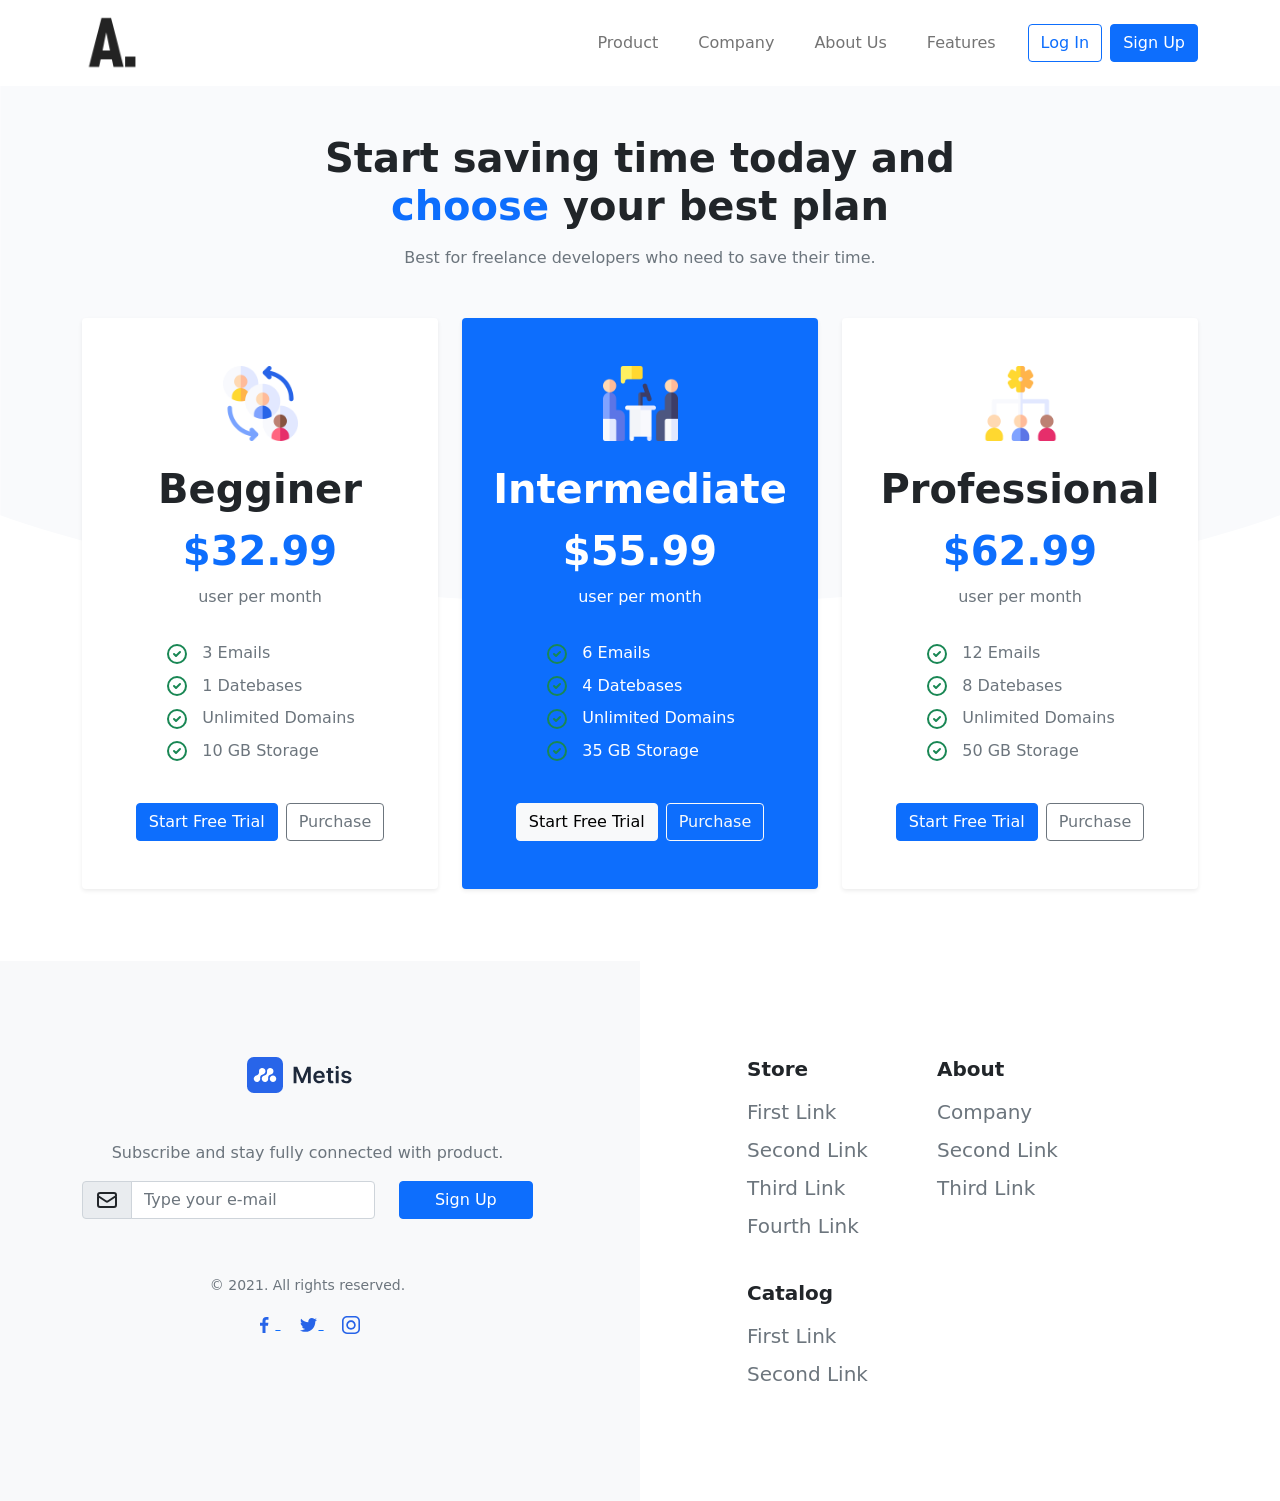
<file: index.html>
<!DOCTYPE html>
<html lang="en">
<head>
    <title>Page title</title>
    <meta charset="utf-8">
    <meta name="viewport" content="width=device-width, initial-scale=1, shrink-to-fit=no">
    <link rel="stylesheet" href="css/bootstrap/bootstrap.min.css">
    <link rel="icon" type="image/png" sizes="32x32" href="shuffle-for-bootstrap.png">
</head>
<body>
    <div class="">
                        
      <section>
        <nav class="navbar navbar-expand-lg navbar-light">
          <div class="container">
            <a class="navbar-brand" href="index.html"><img src="images/Favicon.png" alt="AtWorkStudio" width="60"></a>
            <button class="navbar-toggler" type="button" data-toggle="side-menu" data-target="#sideMenu05" aria-controls="sideMenu05" aria-expanded="false" aria-label="Toggle navigation">
              <span class="navbar-toggler-icon"></span>
            </button>
            <div class="collapse navbar-collapse" id="navbarExample">
              <ul class="ms-auto me-4 navbar-nav">
                <li class="nav-item me-4"><a class="nav-link" href="#">Product</a></li>
                <li class="nav-item me-4"><a class="nav-link" href="company.html">Company</a></li>
                <li class="nav-item me-4"><a class="nav-link" href="#">About Us</a></li>
                <li class="nav-item"><a class="nav-link" href="#">Features</a></li>
              </ul>
              <div>
      <a class="btn btn-outline-primary me-2" href="#">Log In</a><a class="btn btn-primary" href="#">Sign Up</a>
      </div>
            </div>
          </div>
        </nav>
        <div class="d-none fixed-top top-0 bottom-0" id="sideMenu05">
          <div class="position-absolute top-0 end-0 bottom-0 start-0 bg-dark" style="opacity: 0.7"></div>
          <nav class="navbar navbar-light position-absolute top-0 bottom-0 start-0 w-75 pt-3 pb-4 px-4 bg-white" style="overflow-y: auto;">
            <div class="d-flex flex-column w-100 h-100">
              <div class="d-flex justify-content-between mb-4">
                <a href="#"><img src="images/Favicon.png" alt="AtWorkStudio" width="60"></a>
                <button class="btn-close" type="button" data-toggle="side-menu" data-target="#sideMenu05" aria-controls="sideMenu05" aria-label="Close"></button>
              </div>
              <div>
                <ul class="navbar-nav mb-4">
                  <li class="nav-item"><a class="nav-link" href="#">Product</a></li>
                  <li class="nav-item"><a class="nav-link" href="#">Company</a></li>
                  <li class="nav-item"><a class="nav-link" href="#">About Us</a></li>
                  <li class="nav-item"><a class="nav-link" href="#">Features</a></li>
                </ul>
                <div class="border-top pt-4 mb-5">
      <a class="btn btn-outline-primary w-100 mb-2" href="#">Log in</a><a class="btn btn-primary w-100" href="#">Sign up</a>
      </div>
              </div>
              <div class="mt-auto">
                <p>
                  <span>Get in Touch</span>
                  <a href="#">info@example.com</a>
                </p>
                <a class="me-2" href="#">
                  <img src="metis-assets/icons/facebook-blue.svg" alt="">
                </a>
                <a class="me-2" href="#">
                  <img src="metis-assets/icons/twitter-blue.svg" alt="">
                </a>
                <a class="me-2" href="#">
                  <img src="metis-assets/icons/instagram-blue.svg" alt="">
                </a>
              </div>
            </div>
          </nav>
        </div>
      </section>
                        
      <section class="py-5" style="background-image: url('metis-assets/backgrounds/intersect.svg'); background-size: contain; background-repeat: no-repeat; background-position: top;">
        <div class="container">
          <div class="row mb-5">
            <div class="col-12 col-md-8 col-lg-7 mx-auto text-center">
              <h2 class="mb-3 fs-1 fw-bold">
                <span>Start saving time today and</span>
                <span class="text-primary">choose</span>
                <span>your best plan</span>
              </h2>
              <p class="mb-0 text-muted">Best for freelance developers who need to save their time.</p>
            </div>
          </div>
          <div class="row">
            <div class="col-12 col-md-6 col-lg-4 mb-4">
              <div class="px-3 py-5 text-center bg-white rounded shadow-sm">
                <img class="mb-4 img-fluid mx-auto" width="75" height="75" src="metis-assets/illustrations/people.png" alt="">
                <h3 class="mb-2 fs-1 fw-bold">Begginer</h3>
                <span class="fs-1 fw-bold text-primary">$32.99</span>
                <p class="mt-1 text-muted">user per month</p>
                <div class="my-4 py-2 d-flex justify-content-center">
                  <ul class="list-unstyled text-start text-muted mb-0">
                    <li class="mb-2">
                      <svg class="me-2 text-success" width="24" height="24" xmlns="http://www.w3.org/2000/svg" fill="none" viewbox="0 0 24 24" stroke="currentColor">
                        <path stroke-linecap="round" stroke-linejoin="round" stroke-width="2" d="M9 12l2 2 4-4m6 2a9 9 0 11-18 0 9 9 0 0118 0z"></path>
                      </svg>
                      <span>3 Emails</span>
                    </li>
                    <li class="mb-2">
                      <svg class="me-2 text-success" width="24" height="24" xmlns="http://www.w3.org/2000/svg" fill="none" viewbox="0 0 24 24" stroke="currentColor">
                        <path stroke-linecap="round" stroke-linejoin="round" stroke-width="2" d="M9 12l2 2 4-4m6 2a9 9 0 11-18 0 9 9 0 0118 0z"></path>
                      </svg>
                      <span>1 Datebases</span>
                    </li>
                    <li class="mb-2">
                      <svg class="me-2 text-success" width="24" height="24" xmlns="http://www.w3.org/2000/svg" fill="none" viewbox="0 0 24 24" stroke="currentColor">
                        <path stroke-linecap="round" stroke-linejoin="round" stroke-width="2" d="M9 12l2 2 4-4m6 2a9 9 0 11-18 0 9 9 0 0118 0z"></path>
                      </svg>
                      <span>Unlimited Domains</span>
                    </li>
                    <li class="mb-2">
                      <svg class="me-2 text-success" width="24" height="24" xmlns="http://www.w3.org/2000/svg" fill="none" viewbox="0 0 24 24" stroke="currentColor">
                        <path stroke-linecap="round" stroke-linejoin="round" stroke-width="2" d="M9 12l2 2 4-4m6 2a9 9 0 11-18 0 9 9 0 0118 0z"></path>
                      </svg>
                      <span>10 GB Storage</span>
                    </li>
                  </ul>
                </div>
                <div><a class="btn btn-primary me-2" href="#">Start Free Trial</a><a class="btn btn-outline-secondary" href="#">Purchase</a></div>
              </div>
            </div>
            <div class="col-12 col-md-6 col-lg-4 mb-4">
              <div class="px-3 py-5 text-center text-white bg-primary rounded shadow-sm">
                <img class="mb-4 img-fluid mx-auto" width="75" height="75" src="metis-assets/illustrations/job-interview.png" alt="">
                <h3 class="mb-2 fs-1 fw-bold">Intermediate</h3>
                <span class="fs-1 fw-bold">$55.99</span>
                <p class="mt-1">user per month</p>
                <div class="my-4 py-2 d-flex justify-content-center">
                  <ul class="list-unstyled text-start mb-0">
                    <li class="mb-2">
                      <svg class="me-2 text-success" width="24" height="24" xmlns="http://www.w3.org/2000/svg" fill="none" viewbox="0 0 24 24" stroke="currentColor">
                        <path stroke-linecap="round" stroke-linejoin="round" stroke-width="2" d="M9 12l2 2 4-4m6 2a9 9 0 11-18 0 9 9 0 0118 0z"></path>
                      </svg>
                      <span>6 Emails</span>
                    </li>
                    <li class="mb-2">
                      <svg class="me-2 text-success" width="24" height="24" xmlns="http://www.w3.org/2000/svg" fill="none" viewbox="0 0 24 24" stroke="currentColor">
                        <path stroke-linecap="round" stroke-linejoin="round" stroke-width="2" d="M9 12l2 2 4-4m6 2a9 9 0 11-18 0 9 9 0 0118 0z"></path>
                      </svg>
                      <span>4 Datebases</span>
                    </li>
                    <li class="mb-2">
                      <svg class="me-2 text-success" width="24" height="24" xmlns="http://www.w3.org/2000/svg" fill="none" viewbox="0 0 24 24" stroke="currentColor">
                        <path stroke-linecap="round" stroke-linejoin="round" stroke-width="2" d="M9 12l2 2 4-4m6 2a9 9 0 11-18 0 9 9 0 0118 0z"></path>
                      </svg>
                      <span>Unlimited Domains</span>
                    </li>
                    <li class="mb-2">
                      <svg class="me-2 text-success" width="24" height="24" xmlns="http://www.w3.org/2000/svg" fill="none" viewbox="0 0 24 24" stroke="currentColor">
                        <path stroke-linecap="round" stroke-linejoin="round" stroke-width="2" d="M9 12l2 2 4-4m6 2a9 9 0 11-18 0 9 9 0 0118 0z"></path>
                      </svg>
                      <span>35 GB Storage</span>
                    </li>
                  </ul>
                </div>
                <div><a class="btn btn-light me-2" href="#">Start Free Trial</a><a class="btn btn-outline-light" href="#">Purchase</a></div>
              </div>
            </div>
            <div class="col-12 col-lg-4 mb-4">
              <div class="px-3 py-5 text-center bg-white rounded shadow-sm">
                <img class="mb-4 img-fluid mx-auto" width="75" height="75" src="metis-assets/illustrations/team-management.png" alt="">
                <h3 class="mb-2 fs-1 fw-bold">Professional</h3>
                <span class="fs-1 fw-bold text-primary">$62.99</span>
                <p class="mt-1 text-muted">user per month</p>
                <div class="my-4 py-2 d-flex justify-content-center">
                  <ul class="list-unstyled text-start text-muted mb-0">
                    <li class="mb-2">
                      <svg class="me-2 text-success" width="24" height="24" xmlns="http://www.w3.org/2000/svg" fill="none" viewbox="0 0 24 24" stroke="currentColor">
                        <path stroke-linecap="round" stroke-linejoin="round" stroke-width="2" d="M9 12l2 2 4-4m6 2a9 9 0 11-18 0 9 9 0 0118 0z"></path>
                      </svg>
                      <span>12 Emails</span>
                    </li>
                    <li class="mb-2">
                      <svg class="me-2 text-success" width="24" height="24" xmlns="http://www.w3.org/2000/svg" fill="none" viewbox="0 0 24 24" stroke="currentColor">
                        <path stroke-linecap="round" stroke-linejoin="round" stroke-width="2" d="M9 12l2 2 4-4m6 2a9 9 0 11-18 0 9 9 0 0118 0z"></path>
                      </svg>
                      <span>8 Datebases</span>
                    </li>
                    <li class="mb-2">
                      <svg class="me-2 text-success" width="24" height="24" xmlns="http://www.w3.org/2000/svg" fill="none" viewbox="0 0 24 24" stroke="currentColor">
                        <path stroke-linecap="round" stroke-linejoin="round" stroke-width="2" d="M9 12l2 2 4-4m6 2a9 9 0 11-18 0 9 9 0 0118 0z"></path>
                      </svg>
                      <span>Unlimited Domains</span>
                    </li>
                    <li class="mb-2">
                      <svg class="me-2 text-success" width="24" height="24" xmlns="http://www.w3.org/2000/svg" fill="none" viewbox="0 0 24 24" stroke="currentColor">
                        <path stroke-linecap="round" stroke-linejoin="round" stroke-width="2" d="M9 12l2 2 4-4m6 2a9 9 0 11-18 0 9 9 0 0118 0z"></path>
                      </svg>
                      <span>50 GB Storage</span>
                    </li>
                  </ul>
                </div>
                <div><a class="btn btn-primary me-2" href="#">Start Free Trial</a><a class="btn btn-outline-secondary" href="#">Purchase</a></div>
              </div>
            </div>
          </div>
        </div>
      </section>
                        
      <section class="position-relative h-100">
        <div class="d-none d-lg-block position-absolute top-0 right-0 bottom-0 col-6 ms-auto bg-light"></div>
        <div class="container">
          <div class="position-relative row py-5 pr-lg-5">
            
            <div class="col-12 col-md-8 col-lg-5 pt-lg-5 mx-auto mx-lg-0 text-center text-lg-left">
              <a class="navbar-brand" href="#">
                <img class="img-fluid" src="metis-assets/logos/metis/metis.svg" alt="" width="106">
              </a>
              <p class="mt-5 text-muted text-lg-left">Subscribe and stay fully connected with product.</p>
              <div class="row mb-5">
                <div class="col-12 col-lg-8">
                  <div class="input-group mb-2">
                    <span class="input-group-text">
                      <svg width="24" height="24" fill="none" stroke="currentColor" viewbox="0 0 24 24" xmlns="http://www.w3.org/2000/svg">
                        <path stroke-linecap="round" stroke-linejoin="round" stroke-width="2" d="M3 8l7.89 5.26a2 2 0 002.22 0L21 8M5 19h14a2 2 0 002-2V7a2 2 0 00-2-2H5a2 2 0 00-2 2v10a2 2 0 002 2z"></path>
                      </svg>
                    </span>
                    <input class="form-control" type="text" placeholder="Type your e-mail">
                  </div>
                </div>
                <div class="col-12 col-lg-4">
                  <button class="w-100 w-lg-auto btn btn-primary" type="submit">Sign Up</button>
                </div>
              </div>
              <div class="row">
                <p class="small text-muted mb-3">© 2021. All rights reserved.</p>
                <div>
                  <a class="me-3" href="#">
                    <img class="img-fluid" src="metis-assets/icons/facebook-blue.svg" alt="">
                  </a>
                  <a class="me-3" href="#">
                    <img class="img-fluid" src="metis-assets/icons/twitter-blue.svg" alt="">
                  </a>
                  <a href="#">
                    <img class="img-fluid" src="metis-assets/icons/instagram-blue.svg" alt="">
                  </a>
                </div>
              </div>
            </div>
      <div class="col-12 col-lg-4 offset-lg-2 mt-5 mt-lg-0 py-5">
              <div class="row pl-lg-5">
                <div class="col-6 mb-4">
                  <h5 class="mb-3 fw-bold">Store</h5>
                  <ul class="list-unstyled">
                    <li class="mb-2"><a class="fs-5 text-decoration-none text-muted" href="#">First Link</a></li>
                    <li class="mb-2"><a class="fs-5 text-decoration-none text-muted" href="#">Second Link</a></li>
                    <li class="mb-2"><a class="fs-5 text-decoration-none text-muted" href="#">Third Link</a></li>
                    <li class="mb-2"><a class="fs-5 text-decoration-none text-muted" href="#">Fourth Link</a></li>
                  </ul>
                </div>
                <div class="col-6 mb-4">
                  <h5 class="mb-3 fw-bold">About</h5>
                  <ul class="list-unstyled">
                    <li class="mb-2"><a class="fs-5 text-decoration-none text-muted" href="company.html">Company
      </a></li>
                    <li class="mb-2"><a class="fs-5 text-decoration-none text-muted" href="#">Second Link</a></li>
                    <li class="mb-2"><a class="fs-5 text-decoration-none text-muted" href="#">Third Link</a></li>
                  </ul>
                </div>
                <div class="col-6 col-lg-auto">
                  <h5 class="mb-3 fw-bold">Catalog</h5>
                  <ul class="list-unstyled">
                    <li class="mb-2"><a class="fs-5 text-decoration-none text-muted" href="#">First Link</a></li>
                    <li class="mb-2"><a class="fs-5 text-decoration-none text-muted" href="#">Second Link</a></li>
                  </ul>
                </div>
              </div>
            </div>
          </div>
        </div>
      </section>
            </div>
    <script src="js/bootstrap/bootstrap.bundle.min.js"></script>
    <script src="js/main.js"></script>
</body>
</html>
</file>
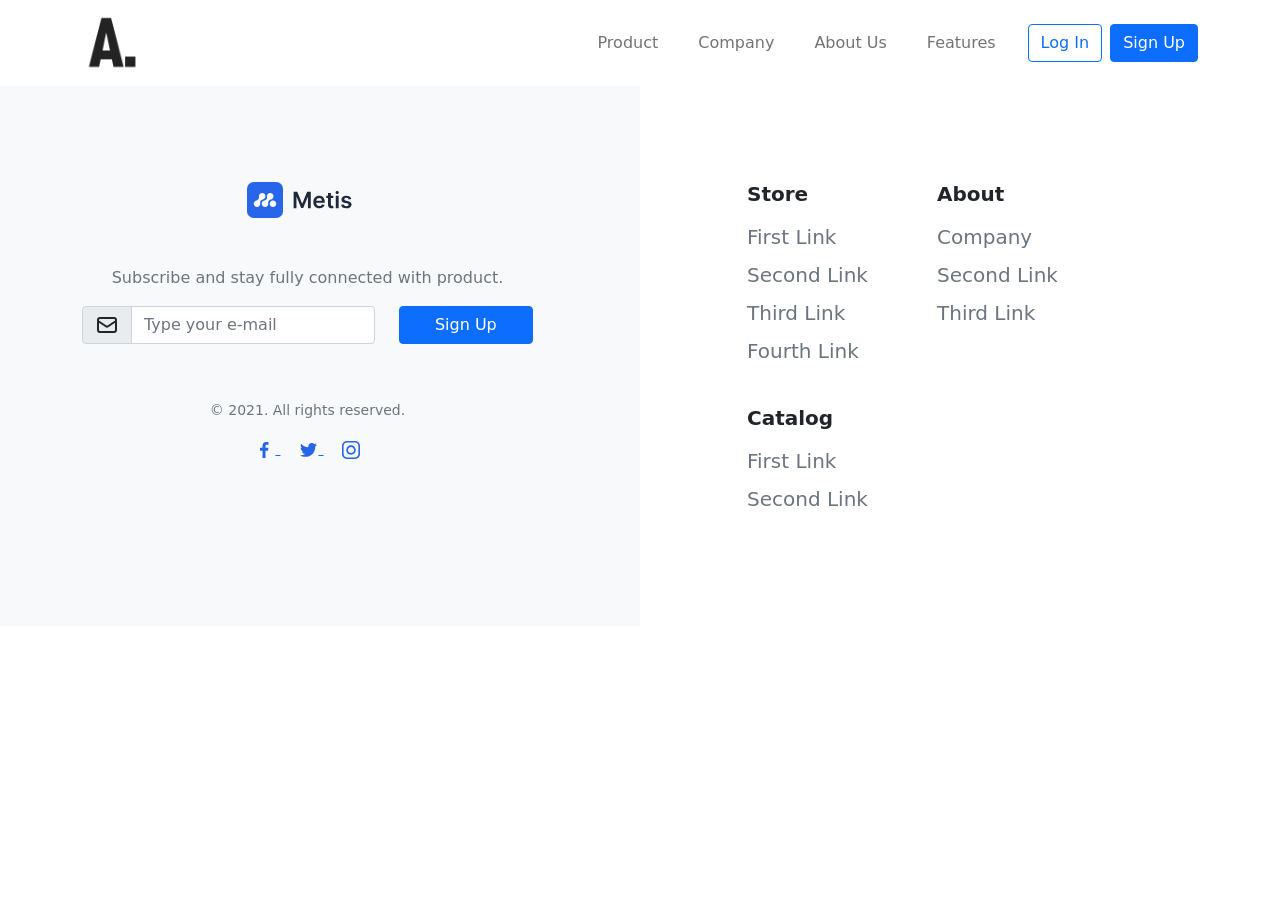
<file: company.html>
<!DOCTYPE html>
<html lang="en">
<head>
    <title>Page title</title>
    <meta charset="utf-8">
    <meta name="viewport" content="width=device-width, initial-scale=1, shrink-to-fit=no">
    <link rel="stylesheet" href="css/bootstrap/bootstrap.min.css">
    <link rel="icon" type="image/png" sizes="32x32" href="shuffle-for-bootstrap.png">
</head>
<body>
    <div class="">
                        
      <section>
        <nav class="navbar navbar-expand-lg navbar-light">
          <div class="container">
            <a class="navbar-brand" href="index.html"><img src="images/Favicon.png" alt="AtWorkStudio" width="60"></a>
            <button class="navbar-toggler" type="button" data-toggle="side-menu" data-target="#sideMenu05" aria-controls="sideMenu05" aria-expanded="false" aria-label="Toggle navigation">
              <span class="navbar-toggler-icon"></span>
            </button>
            <div class="collapse navbar-collapse" id="navbarExample">
              <ul class="ms-auto me-4 navbar-nav">
                <li class="nav-item me-4"><a class="nav-link" href="#">Product</a></li>
                <li class="nav-item me-4"><a class="nav-link" href="company.html">Company</a></li>
                <li class="nav-item me-4"><a class="nav-link" href="#">About Us</a></li>
                <li class="nav-item"><a class="nav-link" href="#">Features</a></li>
              </ul>
              <div>
      <a class="btn btn-outline-primary me-2" href="#">Log In</a><a class="btn btn-primary" href="#">Sign Up</a>
      </div>
            </div>
          </div>
        </nav>
        <div class="d-none fixed-top top-0 bottom-0" id="sideMenu05">
          <div class="position-absolute top-0 end-0 bottom-0 start-0 bg-dark" style="opacity: 0.7"></div>
          <nav class="navbar navbar-light position-absolute top-0 bottom-0 start-0 w-75 pt-3 pb-4 px-4 bg-white" style="overflow-y: auto;">
            <div class="d-flex flex-column w-100 h-100">
              <div class="d-flex justify-content-between mb-4">
                <a href="#"><img src="images/Favicon.png" alt="AtWorkStudio" width="60"></a>
                <button class="btn-close" type="button" data-toggle="side-menu" data-target="#sideMenu05" aria-controls="sideMenu05" aria-label="Close"></button>
              </div>
              <div>
                <ul class="navbar-nav mb-4">
                  <li class="nav-item"><a class="nav-link" href="#">Product</a></li>
                  <li class="nav-item"><a class="nav-link" href="#">Company</a></li>
                  <li class="nav-item"><a class="nav-link" href="#">About Us</a></li>
                  <li class="nav-item"><a class="nav-link" href="#">Features</a></li>
                </ul>
                <div class="border-top pt-4 mb-5">
      <a class="btn btn-outline-primary w-100 mb-2" href="#">Log in</a><a class="btn btn-primary w-100" href="#">Sign up</a>
      </div>
              </div>
              <div class="mt-auto">
                <p>
                  <span>Get in Touch</span>
                  <a href="#">info@example.com</a>
                </p>
                <a class="me-2" href="#">
                  <img src="metis-assets/icons/facebook-blue.svg" alt="">
                </a>
                <a class="me-2" href="#">
                  <img src="metis-assets/icons/twitter-blue.svg" alt="">
                </a>
                <a class="me-2" href="#">
                  <img src="metis-assets/icons/instagram-blue.svg" alt="">
                </a>
              </div>
            </div>
          </nav>
        </div>
      </section>
                        
      <section class="position-relative h-100">
        <div class="d-none d-lg-block position-absolute top-0 right-0 bottom-0 col-6 ms-auto bg-light"></div>
        <div class="container">
          <div class="position-relative row py-5 pr-lg-5">
            
            <div class="col-12 col-md-8 col-lg-5 pt-lg-5 mx-auto mx-lg-0 text-center text-lg-left">
              <a class="navbar-brand" href="#">
                <img class="img-fluid" src="metis-assets/logos/metis/metis.svg" alt="" width="106">
              </a>
              <p class="mt-5 text-muted text-lg-left">Subscribe and stay fully connected with product.</p>
              <div class="row mb-5">
                <div class="col-12 col-lg-8">
                  <div class="input-group mb-2">
                    <span class="input-group-text">
                      <svg width="24" height="24" fill="none" stroke="currentColor" viewbox="0 0 24 24" xmlns="http://www.w3.org/2000/svg">
                        <path stroke-linecap="round" stroke-linejoin="round" stroke-width="2" d="M3 8l7.89 5.26a2 2 0 002.22 0L21 8M5 19h14a2 2 0 002-2V7a2 2 0 00-2-2H5a2 2 0 00-2 2v10a2 2 0 002 2z"></path>
                      </svg>
                    </span>
                    <input class="form-control" type="text" placeholder="Type your e-mail">
                  </div>
                </div>
                <div class="col-12 col-lg-4">
                  <button class="w-100 w-lg-auto btn btn-primary" type="submit">Sign Up</button>
                </div>
              </div>
              <div class="row">
                <p class="small text-muted mb-3">© 2021. All rights reserved.</p>
                <div>
                  <a class="me-3" href="#">
                    <img class="img-fluid" src="metis-assets/icons/facebook-blue.svg" alt="">
                  </a>
                  <a class="me-3" href="#">
                    <img class="img-fluid" src="metis-assets/icons/twitter-blue.svg" alt="">
                  </a>
                  <a href="#">
                    <img class="img-fluid" src="metis-assets/icons/instagram-blue.svg" alt="">
                  </a>
                </div>
              </div>
            </div>
      <div class="col-12 col-lg-4 offset-lg-2 mt-5 mt-lg-0 py-5">
              <div class="row pl-lg-5">
                <div class="col-6 mb-4">
                  <h5 class="mb-3 fw-bold">Store</h5>
                  <ul class="list-unstyled">
                    <li class="mb-2"><a class="fs-5 text-decoration-none text-muted" href="#">First Link</a></li>
                    <li class="mb-2"><a class="fs-5 text-decoration-none text-muted" href="#">Second Link</a></li>
                    <li class="mb-2"><a class="fs-5 text-decoration-none text-muted" href="#">Third Link</a></li>
                    <li class="mb-2"><a class="fs-5 text-decoration-none text-muted" href="#">Fourth Link</a></li>
                  </ul>
                </div>
                <div class="col-6 mb-4">
                  <h5 class="mb-3 fw-bold">About</h5>
                  <ul class="list-unstyled">
                    <li class="mb-2"><a class="fs-5 text-decoration-none text-muted" href="company.html">Company
      </a></li>
                    <li class="mb-2"><a class="fs-5 text-decoration-none text-muted" href="#">Second Link</a></li>
                    <li class="mb-2"><a class="fs-5 text-decoration-none text-muted" href="#">Third Link</a></li>
                  </ul>
                </div>
                <div class="col-6 col-lg-auto">
                  <h5 class="mb-3 fw-bold">Catalog</h5>
                  <ul class="list-unstyled">
                    <li class="mb-2"><a class="fs-5 text-decoration-none text-muted" href="#">First Link</a></li>
                    <li class="mb-2"><a class="fs-5 text-decoration-none text-muted" href="#">Second Link</a></li>
                  </ul>
                </div>
              </div>
            </div>
          </div>
        </div>
      </section>
            </div>
    <script src="js/bootstrap/bootstrap.bundle.min.js"></script>
    <script src="js/main.js"></script>
</body>
</html>
</file>
